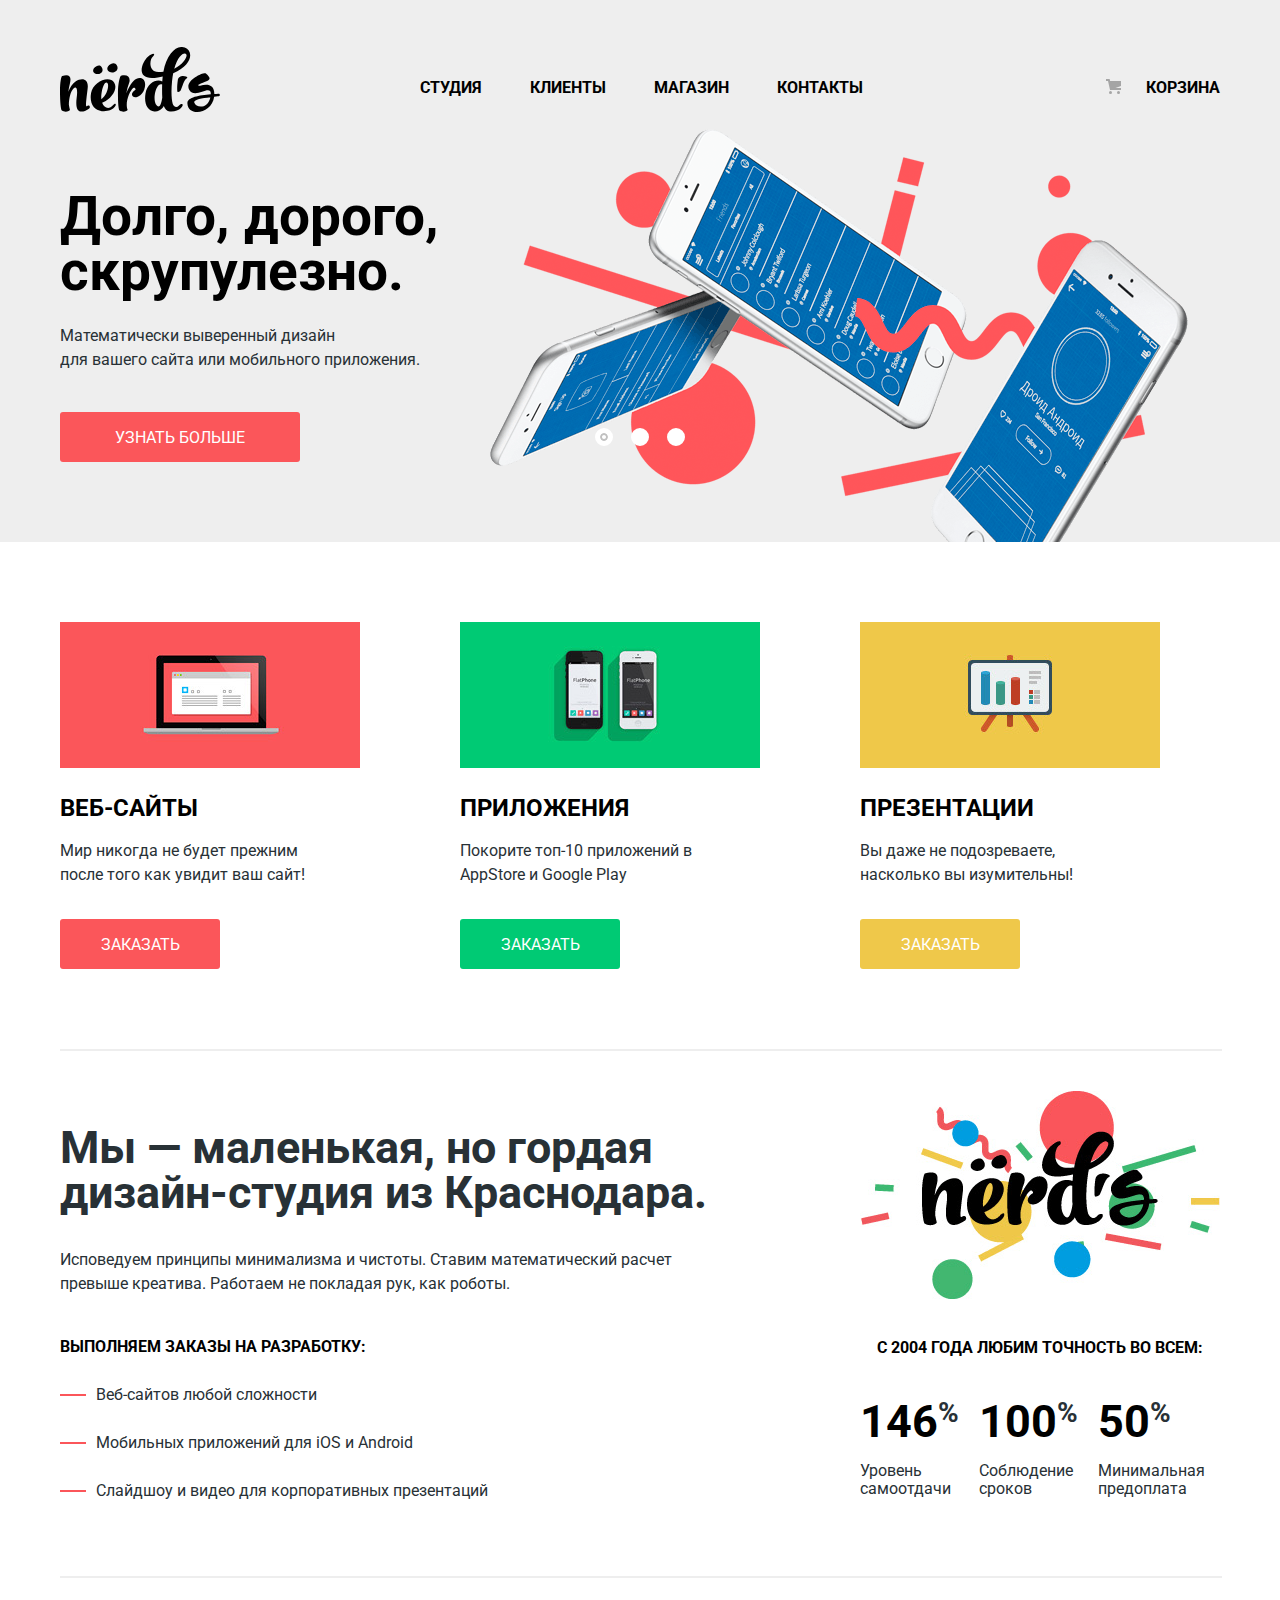
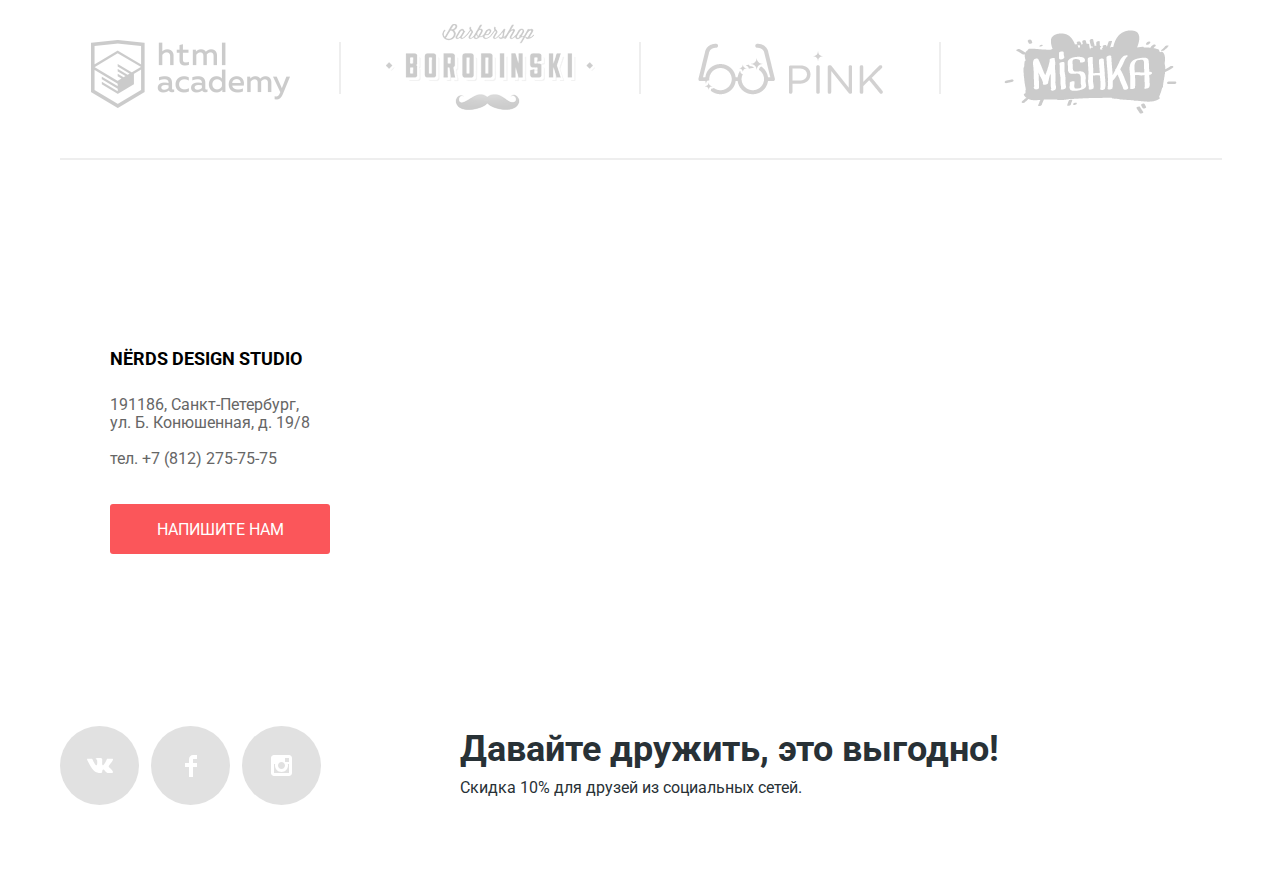
<file: index.html>
<!DOCTYPE html>
<html lang="ru">
  <head>
    <meta charset="UTF-8">
    <meta name="viewport" content="width=device-width, initial-scale=1.0">
    <meta http-equiv="X-UA-Compatible" content="ie=edge">
    <title>Дизайн-студия Nerds</title>
    <link href="https://fonts.googleapis.com/css?family=Roboto:400,700&amp;subset=cyrillic" rel="stylesheet">
    <link href="css/normalize.css" rel="stylesheet">
    <link href="css/style.min.css" rel="stylesheet">
  </head>
  <body>
    <header class="main-header">
      <nav class="main-navigation container">
        <a class="main-header-logo" href="index.html">
          <svg xmlns="http://www.w3.org/2000/svg" width="160" height="65" viewBox="0 0 160 65"><path d="M157.936 49.374c-1.235.16-2.523.27-3.757.377v.057c-2.416 17.364-26.19 20.23-26.78 6.6-.27-6.168 11.593-7.95 23.398-9.09.43-11.09-15.9 5.668-21.608-4.6-5.02-9.025 14.632-17.938 16.728-16.102 6.438 5.636 3.404 6.618-1.38 8.335-9.49 3.41-5.79 4.107-4.51 3.726 7.57-2.253 14.366-1.04 14.312 8.317 1.288-.107 2.522-.163 3.757-.27 2.306-.216 2.467 2.434-.16 2.65zm-7.514.756c-9.124 1.028-17.013 2.436-16.153 5.355 1.715 5.573 13.576 6.818 16.152-5.355zM117.678 44.918c-.682-.037-.703-6.038.112-11.688 1.005-6.95 11.935-3.357 9.093-1.906-2.975 1.52-4.43 8.718-6.266 12.087-.635 1.162-2.605 1.527-2.94 1.508zM42.105 21.002c2.376 4.866-4.937 8.17-8.292 4.52-1.398-1.554-.755-4.56 2.636-6.192 1.696-.836 4.072-1.596 5.655 1.672zM57.062 18.86c2.585 5.298-5.38 8.897-9.03 4.923-1.523-1.695-.824-4.963 2.872-6.742 1.846-.91 4.432-1.735 6.158 1.82zM28.883 61.666c-7.92 5.338-14.22 4.16-12.212-10.848 1.45-10.904-.947-11.52-3.12-9.442-2.846 2.697-4.63 9.723-4.685 16.412.278 1.686.614 3.314 1.004 4.776.333 1.63-4.908 3.315-7.975 1.01C.837 62.79 0 54.865 0 44.132c0-8.823 1.17-14.894 2.23-15.174 8.03-2.19 9.312 1.348 7.583 7.98-.725 2.754-1.17 5.397-1.395 7.925 1.673-4.663 4.07-8.484 6.803-10.172 7.417-4.664 13.606-2.473 12.435 6.8-2.007 16.58-2.174 18.828-.39 17.536 2.23-1.574 3.68 1.238 1.618 2.642zM54.982 59.59c-2.175 3.484-7.806 5.17-13.216 4.552-7.75-.843-12.545-7.756-10.705-18.097 2.01-11.185 18.066-18.322 23.197-10.34 3.735 5.788-2.175 16.016-11.597 19.782l-.502.168c1.95 5.17 6.58 7.476 11.04 2.36 2.118-2.36 3.623-1.348 1.784 1.575zm-13.605-7.418c5.855-4.16 7.806-13.32 6.19-15.905-1.73-2.697-5.075 1.517-6.246 11.746-.11 1.46-.11 2.865.057 4.16zM83.09 44.992c-1.596 2.507-3.902 4.384-5.965 5.06-2.398.73-5.185.055-5.185-2.7 0-1.01.892-3.37 3.624-4.72-.168-1.91-1.394-2.417-2.286-1.686-3.345 2.586-7.417 12.25-6.356 19.22.055.17.055.338.055.507.168.617.335 1.237.558 1.854.557 1.574-4.907 3.316-7.973.956-1.06-.788-1.617-6.97-1.617-17.704 0-8.825 1.95-16.637 3.01-16.918 6.413-1.743 10.148 1.292 8.14 7.25-1.17 3.372-2.23 6.8-2.842 10.398 2.453-6.688 6.523-12.872 9.812-14.5 5.856-2.924 10.092.955 8.867 7.812-.056.11-.112.393-.112.45-.056.56-.566 2.3-.39 1.74-.516 1.645-.892 2.277-1.34 2.98z"/><path d="M113.207 26.16c-.445 2.305-.836 4.834-1.115 7.532-1.06 10.06-.612 18.996.613 22.986.726 2.137 3.457 4.946 6.078 2.023 2.843-3.202 5.967-1.348 2.174 2.417-2.34 2.305-6.69 3.878-11.04 3.428-3.122-.393-5.017-2.415-6.133-5.505-.444.898-.947 1.685-1.56 2.302-2.12 2.193-4.685 3.43-7.974 3.092-6.637-.73-10.538-7.923-8.7-18.153 1.953-10.79 11.32-14.724 16.73-11.856.11-1.35.222-2.7.334-4.104.055-.28.055-.562.11-.843-1.56.338-3.233.675-4.962.956-23.975 3.99-15.722-15.57-9.868-20.683 6.636-5.733 7.36-1.855 5.297-.562-3.68 2.36-5.296 15.905 5.242 15.905 1.73 0 3.346-.112 4.962-.28 3.29-18.323 13.27-27.204 21.356-24.28 8.976 3.26 8.03 17.534-11.543 25.628zM102.28 50.555c-.225-3.542-.225-7.532-.168-11.636 0-.506.056-1.01.056-1.46-3.346-1.52-6.635 3.652-7.473 10.79-.946 8.374 2.788 12.814 4.908 10.792 1.617-1.63 2.453-6.803 2.676-8.486zM126.364 7.39c-1.784-2.643-8.307.56-12.098 14.33 9.535-4.553 13.326-12.42 12.098-14.33z"/></svg>
        </a>
        <ul class="site-navigation">
          <li><a href="studio">Студия</a></li>
          <li><a href="customers.html">Клиенты</a></li>
          <li><a href="catalog.html">Магазин</a></li>
          <li><a href="contacts.html">Контакты</a></li>
        </ul>
        <ul class="basket">
          <li class="basket-link">
            <a href="basket.html" class="basket-link">Корзина</a>
          </li>
        </ul>
      </nav>
    </header>
    <main>
      <h1 class="visually-hidden">Дизайн-студия Nerds</h1>
      <section class="main-slider">
        <h2 class="visually-hidden">Слайдер Дизайн-студии Nerds</h2>
        <div class="slider">
          <input type="radio" id="btn-controls-1" name="toggle" checked>
          <input type="radio" id="btn-controls-2" name="toggle">
          <input type="radio" id="btn-controls-3" name="toggle">
        <div class="slider-controls">
          <label for="btn-controls-1"></label>
          <label for="btn-controls-2"></label>
          <label for="btn-controls-3"></label>
        </div>
        <div class="slides">
          <div class="slide">
            <div class="slide-text">
              <div class="slide-title">Долго, дорого, скрупулезно.</div>
              <p>Математически выверенный дизайн<br>
              для вашего сайта или мобильного приложения.</p>
              <a class="button btn-slide" href="catalog.html">Узнать больше</a>
            </div>
          </div>
          <div class="slide">
            <div class="slide-text">
              <div class="slide-title">Любим математику как никто другой</div>
              <p>Никакого креатива, только математические формулы<br>
              для расчета идеальных пропорций.</p>
              <a class="button btn-slide" href="catalog.html">Узнать больше</a>
            </div>
          </div>
          <div class="slide">
            <div class="slide-text">
              <div class="slide-title">Только ночь, только хардкор</div>
              <p>Работать днем, как все? Мы против этого.<br>
              Ближе к полуночи работа только начинается.</p>
              <a class="button btn-slide" href="catalog.html">Узнать больше</a>
            </div>
          </div>
        </div>
      </div>
      </section>
      <section class="advantages container">
        <h2 class="visually-hidden">Преимущества</h2>
        <ul class="advantages-list">
          <li class="advantages-item">
            <img src="img/illustration-1.jpg" width="300" height="146" alt="Веб-сайты">
            <h3 class="advantages-item-title">Веб-сайты</h3>
            <p>Мир никогда не будет прежним после того как увидит ваш сайт!</p>
            <a href="#" class="button btn-order-1">Заказать</a>
          </li>
          <li class="advantages-item">
            <img src="img/illustration-2.jpg" width="300" height="146" alt="Приложения">
            <h3 class="advantages-item-title">Приложения</h3>
            <p>Покорите топ-10 приложений в AppStore и Google Play</p>
            <a href="#" class="button btn-order-2">Заказать</a>
          </li>
          <li class="advantages-item">
            <img src="img/illustration-3.jpg" width="300" height="146" alt="Презентации">
            <h3 class="advantages-item-title">Презентации</h3>
            <p>Вы даже не подозреваете, насколько вы изумительны!</p>
            <a href="#" class="button btn-order-3">Заказать</a>
          </li>
        </ul>
        <span class="partition"></span>
      </section>
      <section class="studio container">
        <div class="studio-wrapper">
          <div class="basic-descr">
            <h2 class="basic-descr-title">Мы — маленькая, но гордая дизайн-студия из Краснодара.</h2>
            <p>Исповедуем принципы минимализма и чистоты. Ставим математический расчет превыше креатива. Работаем не покладая рук, как роботы.</p>
            <h3 class="basic-descr-subtitle">Выполняем заказы на разработку:</h3>
            <ul class="basic-descr-list">
              <li>Веб-сайтов любой сложности</li>
              <li>Мобильных приложений для iOS и Android</li>
              <li>Слайдшоу и видео для корпоративных презентаций</li>
            </ul>
          </div>
          <div class="short-descr">
            <a class="main-logo" href="index.html">
              <img src="img/nerds-illustration.png" width="360" height="208" alt="Логотип описания студии Nerds">
            </a>
            <h3 class="short-descr-subtitle">С 2004 года любим точность во всем:</h3>
            <ul class="short-descr-list">
              <li><span class="strong">146</span><span class="super">%</span><br><br>Уровень самоотдачи</li>
              <li><span class="strong">100</span><span class="super">%</span><br><br>Соблюдение сроков</li>
              <li><span class="strong">50</span><span class="super">%</span><br><br>Минимальная предоплата</li>
            </ul>
          </div>
        </div>
        <span class="partition"></span>
      </section>
      <section class="partners container">
        <h2 class="visually-hidden">Наши партнёры</h2>
        <div class="partners-wrapper">
          <figure class="gallery-partners partners-1">
            <a href="https://htmlacademy.ru/intensive/htmlcss"><img src="img/logo-1.png" width="199" height="68" alt="html academy"></a>
          </figure>
          <span class="gray-partition gray-partition-1"></span>
          <figure class="gallery-partners partners-2">
            <a href="https://barbershop.ru/"><img src="img/logo-2.png" width="209" height="90" alt="Барбершоп «Бородинский»"></a>
          </figure>
          <span class="gray-partition gray-partition-2"></span>
          <figure class="gallery-partners partners-3">
            <a href="https://pink.ru/"><img src="img/logo-3.png" width="185" height="52" alt="pink"></a>
          </figure>
          <span class="gray-partition gray-partition-3"></span>
          <figure class="gallery-partners partners-4">
            <a href="https://mishka.ru/"><img src="img/logo-4.png" width="173" height="84" alt="Mishka"></a>
          </figure>
        </div>
        <span class="partition"></span>
      </section>
      <section class="contacts">
        <h2 class="visually-hidden">Как до нас добраться</h2>
        <div class="maps">
          <div class="container">
            <div class="contacts-info">
              <h3 class="contacts-info-title">Nёrds design studio</h3>
              <p>191186, Санкт-Петербург, ул. Б. Конюшенная, д. 19/8</p>
              <a href="tel:+78122757575">тел. +7 (812) 275-75-75</a>
              <button class="button btn-contacts" type="submit">Напишите нам</button>
            </div>
          </div>
          <iframe src="https://yandex.ru/map-widget/v1/?um=constructor%3A8aecd1a944c2a776fbc78d93cdc96a9db4def57d01b725bcff53c334c0d25ee1&amp;lang=ru_RU&amp;scroll=true&amp;source=constructor" style="border:0;"></iframe>
        </div>
      </section>
    </main>
    <footer class="main-footer container">
      <div class="footer-social">
        <ul class="footer-social-list">
          <li>
            <a href="https://vk.com/" class="social-button btn-vk">
              <span class="visually-hidden">Вконтакте</span>
            </a>
          </li>
          <li>
            <a href="https://ru-ru.facebook.com/" class="social-button btn-fcb">
              <span class="visually-hidden">Фейсбук</span>
            </a>
          </li>
          <li>
            <a href="https://www.instagram.com/?hl=ru" class="social-button btn-inst">
              <span class="visually-hidden">Инстаграм</span>
            </a>
          </li>
        </ul>
      </div>
      <div class="discounts">
        <h2 class="discounts-title">Давайте дружить, это выгодно!</h2>
        <p>Скидка 10% для друзей из социальных сетей.</p>
      </div>
    </footer>
    <section class="modal modal-write-us">
      <h2>Напишите нам</h2>
      <form class="write-us-form" action="https://echo.htmlacademy.ru" method="post">
        <p class="name-block">
          <label for="user-name">Ваше имя:</label>
          <input id="user-name" type="text" name="name" placeholder="Представьтесь, пожалуйста">
        </p>
        <p class="email-block">
          <label for="user-email">Ваш e-mail:</label>
          <input id="user-email" type="email" name="email" placeholder="Для отправки ответа">
        </p>
        <p class="text-block">
          <label for="user-text">Текст письма:</label>
          <textarea name="user-text" id="user-text" rows="4" placeholder="В свободной форме"></textarea>
        </p>
        <button class="button write-us-btn" type="submit">Войти</button>
      </form>
      <button class="modal-close" type="button">Закрыть</button>
    </section>
    <script src="js/scripts.min.js"></script>
  </body>
</html>
</file>
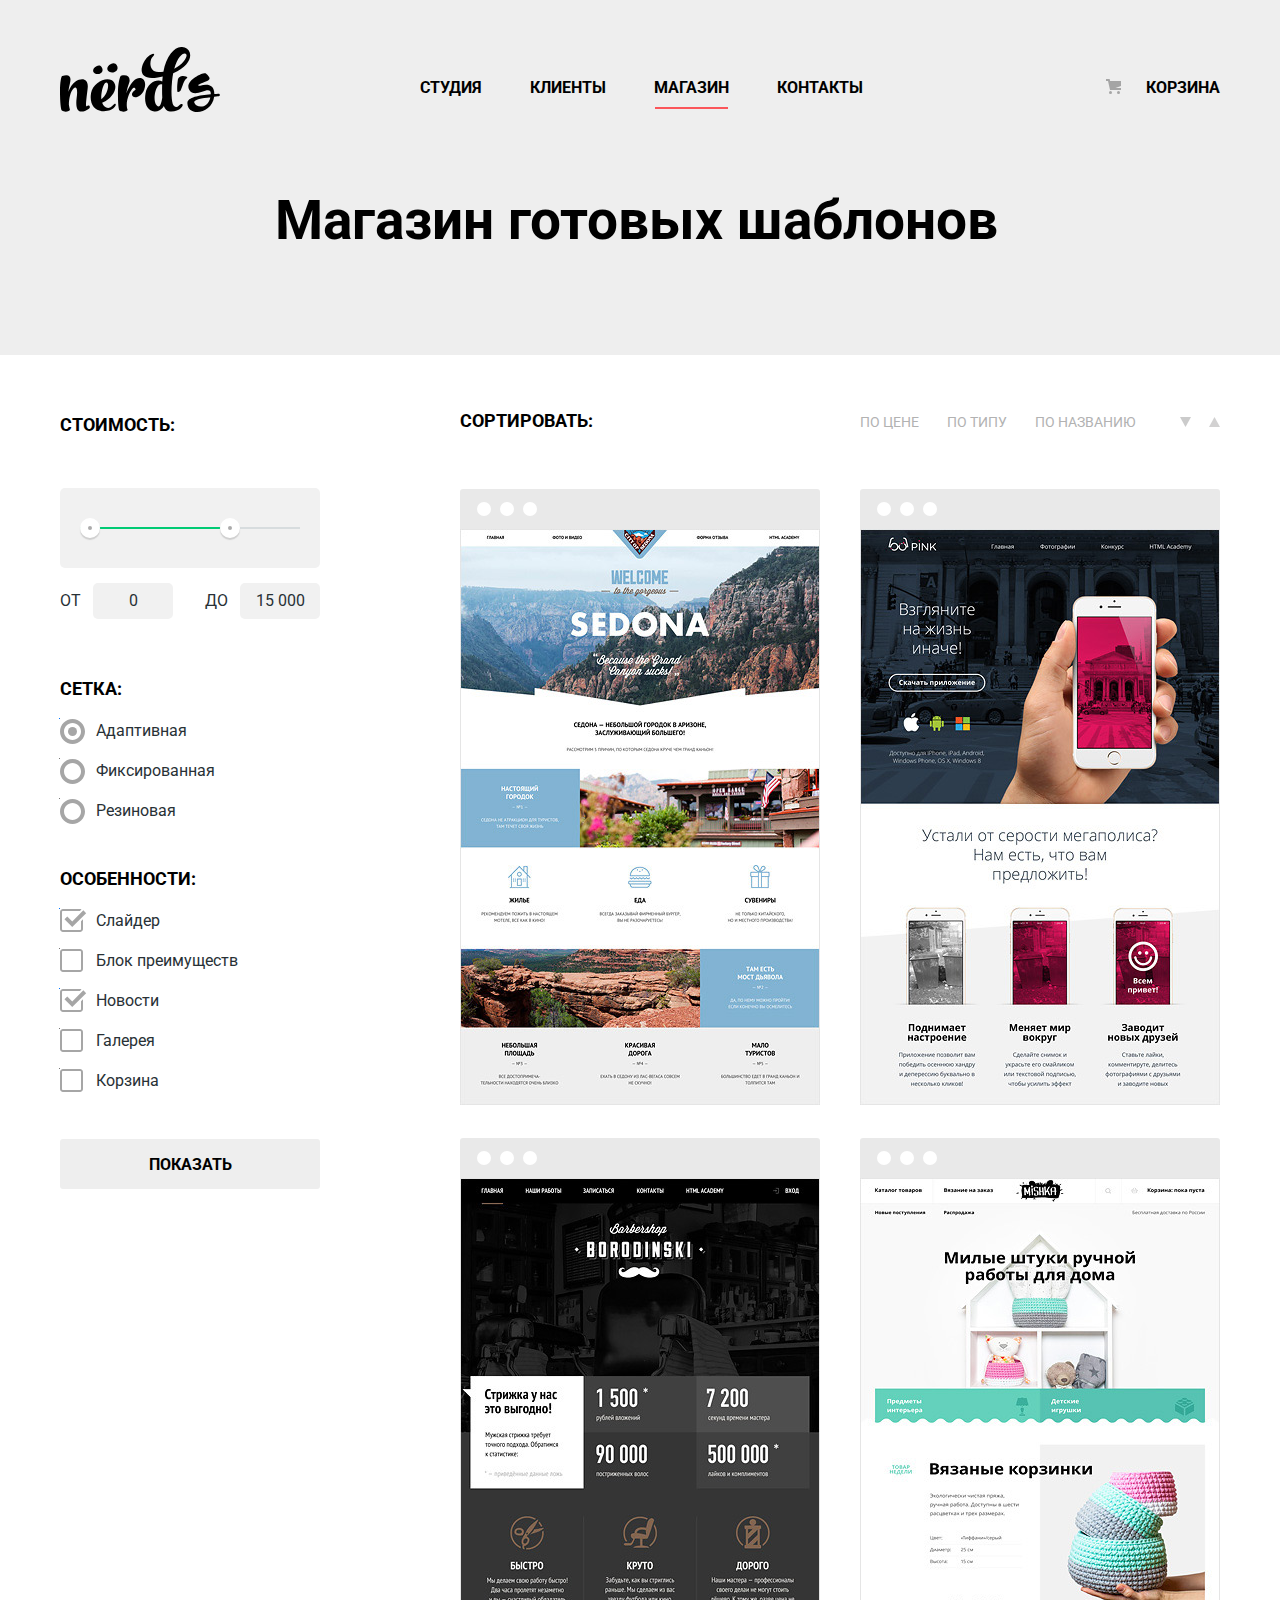
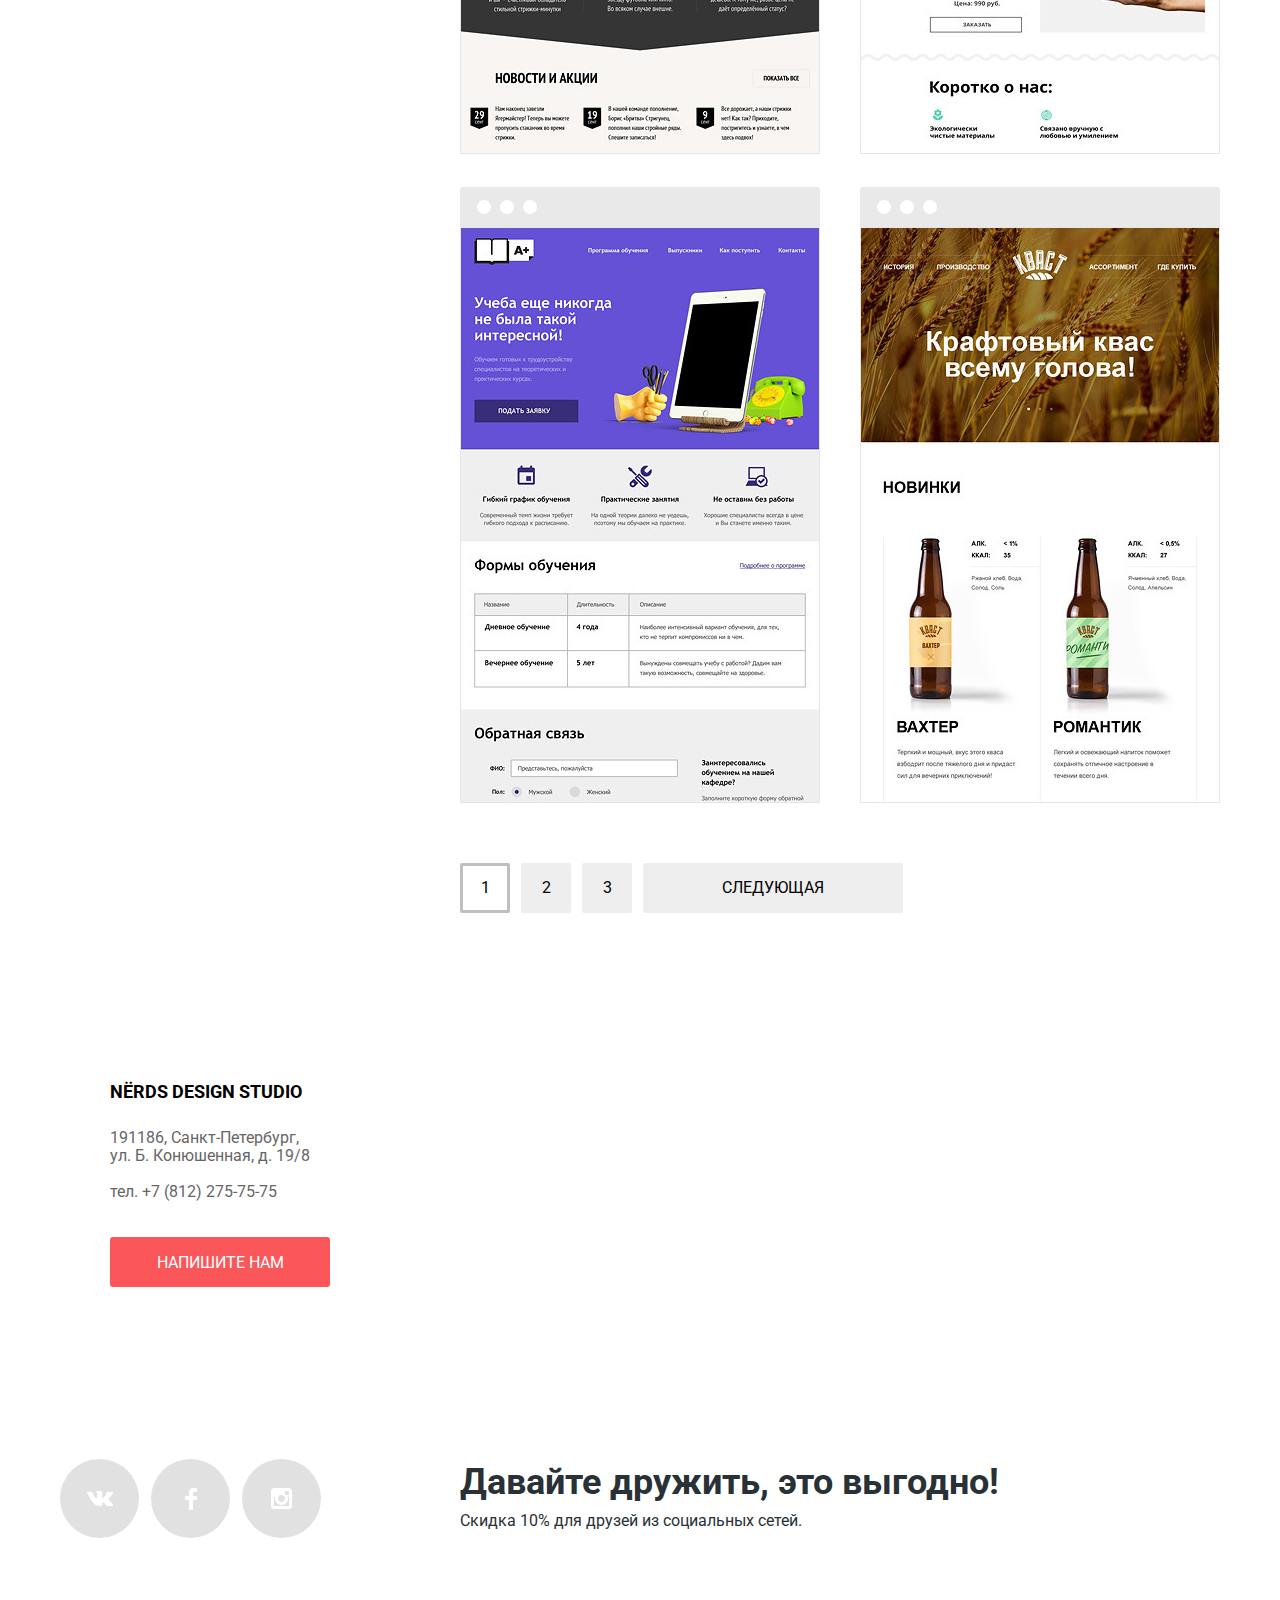
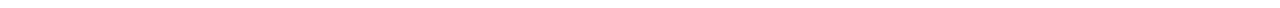
<file: catalog.html>
<!DOCTYPE html>
<html lang="en">
  <head>
    <meta charset="UTF-8">
    <meta name="viewport" content="width=device-width, initial-scale=1.0">
    <meta http-equiv="X-UA-Compatible" content="ie=edge">
    <title>Магазин готовых шаблонов</title>
    <link href="https://fonts.googleapis.com/css?family=Roboto:400,700&amp;subset=cyrillic" rel="stylesheet">
    <link href="css/normalize.css" rel="stylesheet">
    <link href="css/style.min.css" rel="stylesheet">
  </head>
  <body>
    <header class="inner-header">
      <nav class="main-navigation container">
        <a class="main-header-logo" href="index.html">
          <svg xmlns="http://www.w3.org/2000/svg" width="160" height="65" viewBox="0 0 160 65"><path d="M157.936 49.374c-1.235.16-2.523.27-3.757.377v.057c-2.416 17.364-26.19 20.23-26.78 6.6-.27-6.168 11.593-7.95 23.398-9.09.43-11.09-15.9 5.668-21.608-4.6-5.02-9.025 14.632-17.938 16.728-16.102 6.438 5.636 3.404 6.618-1.38 8.335-9.49 3.41-5.79 4.107-4.51 3.726 7.57-2.253 14.366-1.04 14.312 8.317 1.288-.107 2.522-.163 3.757-.27 2.306-.216 2.467 2.434-.16 2.65zm-7.514.756c-9.124 1.028-17.013 2.436-16.153 5.355 1.715 5.573 13.576 6.818 16.152-5.355zM117.678 44.918c-.682-.037-.703-6.038.112-11.688 1.005-6.95 11.935-3.357 9.093-1.906-2.975 1.52-4.43 8.718-6.266 12.087-.635 1.162-2.605 1.527-2.94 1.508zM42.105 21.002c2.376 4.866-4.937 8.17-8.292 4.52-1.398-1.554-.755-4.56 2.636-6.192 1.696-.836 4.072-1.596 5.655 1.672zM57.062 18.86c2.585 5.298-5.38 8.897-9.03 4.923-1.523-1.695-.824-4.963 2.872-6.742 1.846-.91 4.432-1.735 6.158 1.82zM28.883 61.666c-7.92 5.338-14.22 4.16-12.212-10.848 1.45-10.904-.947-11.52-3.12-9.442-2.846 2.697-4.63 9.723-4.685 16.412.278 1.686.614 3.314 1.004 4.776.333 1.63-4.908 3.315-7.975 1.01C.837 62.79 0 54.865 0 44.132c0-8.823 1.17-14.894 2.23-15.174 8.03-2.19 9.312 1.348 7.583 7.98-.725 2.754-1.17 5.397-1.395 7.925 1.673-4.663 4.07-8.484 6.803-10.172 7.417-4.664 13.606-2.473 12.435 6.8-2.007 16.58-2.174 18.828-.39 17.536 2.23-1.574 3.68 1.238 1.618 2.642zM54.982 59.59c-2.175 3.484-7.806 5.17-13.216 4.552-7.75-.843-12.545-7.756-10.705-18.097 2.01-11.185 18.066-18.322 23.197-10.34 3.735 5.788-2.175 16.016-11.597 19.782l-.502.168c1.95 5.17 6.58 7.476 11.04 2.36 2.118-2.36 3.623-1.348 1.784 1.575zm-13.605-7.418c5.855-4.16 7.806-13.32 6.19-15.905-1.73-2.697-5.075 1.517-6.246 11.746-.11 1.46-.11 2.865.057 4.16zM83.09 44.992c-1.596 2.507-3.902 4.384-5.965 5.06-2.398.73-5.185.055-5.185-2.7 0-1.01.892-3.37 3.624-4.72-.168-1.91-1.394-2.417-2.286-1.686-3.345 2.586-7.417 12.25-6.356 19.22.055.17.055.338.055.507.168.617.335 1.237.558 1.854.557 1.574-4.907 3.316-7.973.956-1.06-.788-1.617-6.97-1.617-17.704 0-8.825 1.95-16.637 3.01-16.918 6.413-1.743 10.148 1.292 8.14 7.25-1.17 3.372-2.23 6.8-2.842 10.398 2.453-6.688 6.523-12.872 9.812-14.5 5.856-2.924 10.092.955 8.867 7.812-.056.11-.112.393-.112.45-.056.56-.566 2.3-.39 1.74-.516 1.645-.892 2.277-1.34 2.98z"/><path d="M113.207 26.16c-.445 2.305-.836 4.834-1.115 7.532-1.06 10.06-.612 18.996.613 22.986.726 2.137 3.457 4.946 6.078 2.023 2.843-3.202 5.967-1.348 2.174 2.417-2.34 2.305-6.69 3.878-11.04 3.428-3.122-.393-5.017-2.415-6.133-5.505-.444.898-.947 1.685-1.56 2.302-2.12 2.193-4.685 3.43-7.974 3.092-6.637-.73-10.538-7.923-8.7-18.153 1.953-10.79 11.32-14.724 16.73-11.856.11-1.35.222-2.7.334-4.104.055-.28.055-.562.11-.843-1.56.338-3.233.675-4.962.956-23.975 3.99-15.722-15.57-9.868-20.683 6.636-5.733 7.36-1.855 5.297-.562-3.68 2.36-5.296 15.905 5.242 15.905 1.73 0 3.346-.112 4.962-.28 3.29-18.323 13.27-27.204 21.356-24.28 8.976 3.26 8.03 17.534-11.543 25.628zM102.28 50.555c-.225-3.542-.225-7.532-.168-11.636 0-.506.056-1.01.056-1.46-3.346-1.52-6.635 3.652-7.473 10.79-.946 8.374 2.788 12.814 4.908 10.792 1.617-1.63 2.453-6.803 2.676-8.486zM126.364 7.39c-1.784-2.643-8.307.56-12.098 14.33 9.535-4.553 13.326-12.42 12.098-14.33z"/></svg>
        </a>
        <ul class="site-navigation">
          <li><a href="studio">Студия</a></li>
          <li><a href="customers.html">Клиенты</a></li>
          <li class="site-navigation-current"><a href="catalog.html">Магазин</a></li>
          <li><a href="contacts.html">Контакты</a></li>
        </ul>
        <ul class="basket">
          <li class="basket-link">
            <a href="basket.html" class="basket-link">Корзина</a>
          </li>
        </ul>
      </nav>
      <div class="title-wrapper container">
        <h1 class="page-title">Магазин готовых шаблонов</h1>
      </div>
    </header>
    <main>
        <div class="catalog-columns container">
        <section class="filters">
          <h2 class="visually-hidden">Фильтр товаров</h2>
          <form action="https://echo.htmlacademy.ru" method="get" class="filter">
            <fieldset>
              <legend>Стоимость:</legend>
              <div class="range-filter">
                <div class="range-controls">
                  <div class="scale">
                    <div class="bar"></div>
                  </div>
                  <div class="toggle toggle-min"></div>
                  <div class="toggle toggle-max"></div>
                </div>
                <div class="price-controls">
                  <label class="min-price">от <input name="min-price" type="text" value="0"></label>
                  <label class="max-price">до <input name="max-price" type="text" value="15 000"></label>
                </div>
              </div>
            </fieldset>
            <fieldset>
              <legend>Сетка:</legend>
              <ul class="filters-list">
                <li class="filter-option">
                  <input class="visually-hidden filter-input filter-input-radio" type="radio" name="grid" value="adaptive" id="filter-adaptive" checked>
                  <label for="filter-adaptive">Адаптивная</label>
                </li>
                <li class="filter-option">
                  <input class="visually-hidden filter-input filter-input-radio" type="radio" name="grid" value="fixed" id="filter-fixed">
                  <label for="filter-fixed">Фиксированная</label>
                </li>
                <li class="filter-option">
                  <input class="visually-hidden filter-input filter-input-radio" type="radio" name="grid" value="rubber" id="filter-rubber">
                  <label for="filter-rubber">Резиновая</label>
                </li>
              </ul>
            </fieldset>
            <fieldset>
              <legend>Особенности:</legend>
              <ul class="filters-list">
                <li class="filter-option">
                  <input class="visually-hidden filter-input filter-input-checkbox" type="checkbox" name="slaider" id="filter-slaider" checked>
                  <label for="filter-slaider">Слайдер</label>
                </li>
                <li class="filter-option">
                  <input class="visually-hidden filter-input filter-input-checkbox" type="checkbox" name="benefit-block" id="filter-benefit-block">
                  <label for="filter-benefit-block">Блок преимуществ</label>
                </li>
                <li class="filter-option">
                  <input class="visually-hidden filter-input filter-input-checkbox" type="checkbox" name="news" id="filter-news" checked>
                  <label for="filter-news">Новости</label>
                </li>
                <li class="filter-option">
                  <input class="visually-hidden filter-input filter-input-checkbox" type="checkbox" name="gallery" id="filter-gallery">
                  <label for="filter-gallery">Галерея</label>
                </li>
                <li class="filter-option">
                  <input class="visually-hidden filter-input filter-input-checkbox" type="checkbox" name="basket" id="filter-basket">
                  <label for="filter-basket">Корзина</label>
                </li>
              </ul>
            </fieldset>
            <button type="submit" class="filter-button button">Показать</button>
          </form>
        </section>
        <section class="catalog">
          <h2 class="visually-hidden">Каталог готовых шаблонов</h2>
          <div class="catalog-navigation">
            <h3 class="catalog-navigation-title">Сортировать:</h3>
            <ul class="catalog-navigation-list">
              <li><a href="#">По цене</a></li>
              <li><a href="#">По типу</a></li>
              <li><a href="#">По названию</a></li>
            </ul>
            <div class="catalog-navigation-controls">
              <a class="delta-down" href="#"><span class="visually-hidden">Вниз</span></a>
              <a class="delta-up" href="#"><span class="visually-hidden">Вверх</span></a>
            </div>
          </div>
          <div class="catalog-item-wrapper">
            <article class="catalog-item">
              <div class="catalog-item-header">
                <span class="catalog-header-circle"></span>
                <span class="catalog-header-circle"></span>
                <span class="catalog-header-circle"></span>
              </div>
              <img src="img/img-sedona.jpg" width="360" height="576" alt="Макет проекта Sedona">
              <div class="catalog-popup-wrapper">
                <div class="catalog-popup">
                  <h3 class="catalog-item-title">Sedona</h3>
                  <p>Информационный сайт  для туристов</p>
                  <a class="button price-button" href="#">9 900 руб.</a>
                </div>
              </div>
            </article>
            <article class="catalog-item">
              <div class="catalog-item-header">
                <span class="catalog-header-circle"></span>
                <span class="catalog-header-circle"></span>
                <span class="catalog-header-circle"></span>
              </div>
              <img src="img/img-pink.jpg" width="360" height="576"  alt="Макет проекта Pink">
              <div class="catalog-popup-wrapper">
                  <div class="catalog-popup">
                    <h3>Pink App</h3>
                    <p>Продуктовый лендинг приложения для iOS и Android</p>
                    <a class="button price-button" href="#">9 900 руб.</a>
                  </div>
                </div>
            </article>
            <article class="catalog-item">
              <div class="catalog-item-header">
                <span class="catalog-header-circle"></span>
                <span class="catalog-header-circle"></span>
                <span class="catalog-header-circle"></span>
              </div>
              <img src="img/img-barbershop.jpg" width="360" height="576"  alt="Макет проекта Barbershop">
              <div class="catalog-popup-wrapper">
                <div class="catalog-popup">
                  <h3>Barbershop</h3>
                  <p>Сайт салоны красоты.<br> Для мужчин, да.</p>
                  <a class="button price-button" href="#">9 900 руб.</a>
                </div>
              </div>
            </article>
            <article class="catalog-item">
              <div class="catalog-item-header">
                <span class="catalog-header-circle"></span>
                <span class="catalog-header-circle"></span>
                <span class="catalog-header-circle"></span>
              </div>
              <img src="img/img-mishka.jpg" width="360" height="576"  alt="Макет проекта Mishka">
              <div class="catalog-popup-wrapper">
                <div class="catalog-popup">
                  <h3>Mishka</h3>
                  <p>Интернет-магазин  вязаных игрушек</p>
                  <a class="button price-button" href="#">9 900 руб.</a>
                </div>
              </div>
            </article>
            <article class="catalog-item">
              <div class="catalog-item-header">
                <span class="catalog-header-circle"></span>
                <span class="catalog-header-circle"></span>
                <span class="catalog-header-circle"></span>
              </div>
              <img src="img/img-aplus.jpg" width="360" height="576"  alt="Макет проекта A Plus">
              <div class="catalog-popup-wrapper">
                <div class="catalog-popup">
                  <h3>A Plus</h3>
                  <p>Лендинг курсов повышения квалификации</p>
                  <a class="button price-button" href="#">9 900 руб.</a>
                </div>
              </div>
            </article>
            <article class="catalog-item">
              <div class="catalog-item-header">
                <span class="catalog-header-circle"></span>
                <span class="catalog-header-circle"></span>
                <span class="catalog-header-circle"></span>
              </div>
              <img src="img/img-kvast.jpg" width="360" height="576"  alt="Макет проекта Кваст">
              <div class="catalog-popup-wrapper">
                <div class="catalog-popup">
                  <h3>Кваст</h3>
                  <p>Промо-сайт производителя крафтового кваса</p>
                  <a class="button price-button" href="#">9 900 руб.</a>
                </div>
              </div>
            </article>
          </div>
          <ul class="pagination-list">
            <li class="pagination-item pagination-item-current"><a>1</a></li>
            <li class="pagination-item"><a href="#">2</a></li>
            <li class="pagination-item"><a href="#">3</a></li>
            <li class="pagination-item pagination-item-next"><a href="#">Следующая</a></li>
          </ul>
        </section>
        </div>
        <section class="contacts">
          <h2 class="visually-hidden">Как до нас добраться</h2>
          <div class="maps">
            <div class="container">
              <div class="contacts-info">
                <h3 class="contacts-info-title">Nёrds design studio</h3>
                <p>191186, Санкт-Петербург, ул. Б. Конюшенная, д. 19/8</p>
                <a href="tel:+78122757575">тел. +7 (812) 275-75-75</a>
                <button class="button btn-contacts" type="submit">Напишите нам</button>
              </div>
            </div>
            <iframe src="https://yandex.ru/map-widget/v1/?um=constructor%3A8aecd1a944c2a776fbc78d93cdc96a9db4def57d01b725bcff53c334c0d25ee1&amp;lang=ru_RU&amp;scroll=true&amp;source=constructor" style="border:0;"></iframe>
          </div>
        </section>
    </main>
    <footer class="main-footer container">
      <div class="footer-social">
        <ul class="footer-social-list">
          <li>
            <a href="https://vk.com/" class="social-button btn-vk">
              <span class="visually-hidden">Вконтакте</span>
            </a>
          </li>
          <li>
            <a href="https://ru-ru.facebook.com/" class="social-button btn-fcb">
              <span class="visually-hidden">Фейсбук</span>
            </a>
          </li>
          <li>
            <a href="https://www.instagram.com/?hl=ru" class="social-button btn-inst">
              <span class="visually-hidden">Инстаграм</span>
            </a>
          </li>
        </ul>
      </div>
      <div class="discounts">
        <h2 class="discounts-title">Давайте дружить, это выгодно!</h2>
        <p>Скидка 10% для друзей из социальных сетей.</p>
      </div>
    </footer>
    <section class="modal modal-write-us">
      <h2>Напишите нам</h2>
      <form class="write-us-form" action="https://echo.htmlacademy.ru" method="post">
        <p class="name-block">
          <label for="user-name">Ваше имя:</label>
          <input id="user-name" type="text" name="name" placeholder="Представьтесь, пожалуйста">
        </p>
        <p class="email-block">
          <label for="user-email">Ваш e-mail:</label>
          <input id="user-email" type="email" name="email" placeholder="Для отправки ответа">
        </p>
        <p class="text-block">
          <label for="user-text">Текст письма:</label>
          <textarea name="user-text" id="user-text" rows="4" placeholder="В свободной форме"></textarea>
        </p>
        <button class="button write-us-btn" type="submit">Войти</button>
      </form>
      <button class="modal-close" type="button">Закрыть</button>
    </section>
    <script src="js/scripts.min.js"></script>
  </body>
</html>
</file>
<file: css/style.min.css>
body{margin:0;padding:0;font-size:16px;line-height:24px;color:#283136;font-weight:400;font-family:"Roboto","Arial",sans-serif}.container{width:1160px;margin:0 auto;padding:0 20px}a{text-decoration:none}img{max-width:100%;height:auto}.filters legend,.advantages-item-title,.basic-descr-subtitle,.short-descr-subtitle,.contacts-info-title,.catalog-navigation-title,.catalog-item-title{font-size:18px;line-height:30px;color:#000;font-family:"Roboto","Arial",sans-serif;font-weight:700;text-transform:uppercase}.visually-hidden:not(:focus):not(:active),input[type="checkbox"].visually-hidden,input[type="radio"].visually-hidden{position:absolute;width:1px;height:1px;margin:-1px;border:0;padding:0;white-space:nowrap;overflow:hidden}.button{display:block;padding:17px 0 15px;font:inherit;color:#fff;font-size:16px;line-height:18px;text-transform:uppercase;text-align:center;text-decoration:none;background:#fb565a;border-radius:3px;border:none;outline:none;cursor:pointer}.button:hover{background-color:#e74246}.button:active{background-color:#d7373b;color:#e17a7c;box-shadow:inset 0 3px 0 #c13135}.partition{display:block;width:100%;border:1px solid #eee}.main-header,.inner-header{background-color:#eee}.inner-header{margin-bottom:55px}.main-navigation{display:-webkit-box;display:-ms-flexbox;display:-webkit-flex;display:flex;font-size:16px;line-height:30px;font-weight:700;color:#000;text-transform:uppercase}.main-header-logo{width:160px;height:65px;margin-top:47px;margin-right:176px}.main-header-logo:hover{opacity:.8}.main-header-logo:active{opacity:.3}.site-navigation,.basket{margin:0;padding:0;list-style:none}.site-navigation{display:-webkit-box;display:-ms-flexbox;display:-webkit-flex;display:flex;flex-wrap:wrap;width:600px}.site-navigation-current{position:relative}.site-navigation-current::after{content:"";position:absolute;right:25px;bottom:6px;left:25px;height:2px;background-color:#fb565a}.basket{display:-webkit-box;display:-ms-flexbox;display:-webkit-flex;display:flex;max-width:160px;margin-left:auto}.site-navigation a,.basket a{display:block;margin-top:60px;padding:13px 24px 12px;color:#000}.site-navigation a:hover,.basket a:hover{color:#fb565a}.site-navigation a:active,.basket a:active{color:#a6a6a6}a.basket-link{position:relative;padding-right:0;padding-left:50px}a.basket-link::before{content:"";position:absolute;width:15px;height:15px;top:19px;left:10px;background-image:url(../img/basket.svg);background-repeat:no-repeat;background-position:0 0;opacity:.3}.slide-title,.page-title{margin:0;padding:0;font-size:55px;line-height:55px;font-weight:700;color:#000;font-family:"Roboto","Arial",sans-serif;text-transform:none}.page-title{width:760px;margin:0 215px 0;padding-top:78px;padding-bottom:107px}.main-slider{background:#eee;margin-bottom:80px}.slider{position:relative;width:1160px;height:427px;margin:0 auto}.slider input[type=radio]{position:absolute;opacity:0}.slider-controls{position:absolute;bottom:104px;left:50%;width:200px;height:10px;margin-left:-100px;text-align:center;z-index:1000}.slider-controls label{display:inline-block;width:8px;height:8px;margin:0 7px;background:#fff;border:5px solid #fff;vertical-align:top;border-radius:50%;cursor:pointer}#btn-controls-1:checked~.slider-controls label[for="btn-controls-1"],#btn-controls-2:checked~.slider-controls label[for="btn-controls-2"],#btn-controls-3:checked~.slider-controls label[for="btn-controls-3"]{background-image:url(../img/slider-button.svg);background-repeat:no-repeat;background-position:50% 50%}.slide{position:absolute;top:0;left:0;width:100%;height:100%;overflow:hidden}.slide-text{width:520px;padding:74px 0 30px;color:#283136}.slide-text p{height:50px;margin:0;padding:25px 0;overflow:hidden}.btn-slide{position:absolute;width:240px;bottom:80px}.slide:nth-child(1){background-image:url(../img/slide1.png);background-repeat:no-repeat;background-position:430px 100%}.slide:nth-child(2){background-image:url(../img/slide2.png);background-repeat:no-repeat;background-position:496px 100%}.slide:nth-child(3){background-image:url(../img/slide3.png);background-repeat:no-repeat;background-position:400px 100%}.slide{display:none}#btn-controls-1:checked~.slides .slide:nth-child(1){display:block}#btn-controls-2:checked~.slides .slide:nth-child(2){display:block}#btn-controls-3:checked~.slides .slide:nth-child(3){display:block}.catalog{width:760px}.catalog-columns{display:-webkit-box;display:-ms-flexbox;display:-webkit-flex;display:flex;justify-content:space-between}.catalog-item-wrapper{display:-webkit-box;display:-ms-flexbox;display:-webkit-flex;display:flex;flex-wrap:wrap;margin-bottom:27px}.catalog-item{position:relative;width:360px;height:616px;margin-right:40px;margin-bottom:33px;border-top-right-radius:3px;border-top-left-radius:3px;background-color:#e9e9e9}.catalog-item:hover{background-color:#4d4d4d;transition:all 0.5s ease-in-out}.catalog-item:nth-child(2n){margin-right:0}.catalog-item-header{padding-left:12px;height:40px;background-color:transparent}.catalog-header-circle{display:inline-block;margin-top:13px;margin-left:5px;width:14px;height:14px;border-radius:50%;background-color:#fff}.catalog-popup-wrapper{position:absolute;display:block;width:360px;height:580px;bottom:0;background-color:transparent;opacity:0}.catalog-popup{position:absolute;width:100%;min-height:230px;bottom:0;text-align:center;background-color:#eee}.catalog-item-title{margin-top:25px;margin-bottom:15px}.catalog-popup-wrapper:hover{opacity:1;transition:all 0.5s ease-in-out}.catalog-popup p{margin:0 auto;width:200px;font-size:16px;line-height:18px;color:#666}.price-button{position:absolute;left:80px;bottom:45px;width:200px}.pagination-list{display:-webkit-box;display:-ms-flexbox;display:-webkit-flex;display:flex;margin:0;padding:0;list-style:none}.pagination-item a{display:block;width:50px;margin-right:11px;padding:16px 0;font:inherit;color:#000;font-size:16px;line-height:18px;text-transform:uppercase;text-align:center;text-decoration:none;background-color:#eee;border:none;border-radius:2px;outline:none;cursor:pointer}.pagination-item-next a{display:block;width:260px}.pagination-item a:hover,.pagination-item-next a:hover{background-color:#dfdfdf}.pagination-item a:active,.pagination-item-next a:active{color:#bfbfbf;background-color:#d5d5d5;box-shadow:inset 0 3px 0 #bfbfbf}.pagination-item-current a,.pagination-item-current a:hover,.pagination-item-current a:active{background-color:#fff;color:#000;box-shadow:inset 0 0 0 3px #bfbfbf;cursor:default}.pagination-list a{font-size:16px;line-height:18px;text-transform:uppercase;color:#000}.advantages{margin-bottom:40px}.advantages-list{display:-webkit-box;display:-ms-flexbox;display:-webkit-flex;display:flex;margin:0;margin-bottom:80px;padding:0;list-style:none}.advantages-item{width:300px;margin-right:100px}.advantages-item:last-child{margin-right:0}.advantages-item p{width:260px;margin:0;padding:0}.advantages-item-title{margin:18px 0 16px;padding:0;font-size:24px;line-height:30px}.btn-order-1{width:160px;margin-top:32px}.btn-order-1:hover{background-color:#e74246}.btn-order-1:active{background-color:#d7373b;color:#e27e80;box-shadow:inset 0 3px 0 #c13135}.btn-order-2{width:160px;margin-top:32px;background-color:#00ca74}.btn-order-2:hover{background-color:#00bc6c}.btn-order-2:active{background-color:#00aa62;color:#74c69c;box-shadow:inset 0 3px 0 #009958}.btn-order-3{width:160px;margin-top:32px;background-color:#efc84a}.btn-order-3:hover{background-color:#eab534}.btn-order-3:active{background-color:#e5a722;color:#edc47f;box-shadow:inset 0 3px 0 #ce961f}.studio-wrapper{display:-webkit-box;display:-ms-flexbox;display:-webkit-flex;display:flex;margin-bottom:49px}.basic-descr{width:660px}.short-descr{width:360px;margin-left:auto}.basic-descr-title{margin:34px 0 33px;font-size:45px;line-height:45px}.basic-descr-subtitle,.short-descr-subtitle{font-size:16px;line-height:24px}.basic-descr-subtitle{margin:39px 0 24px}.short-descr-subtitle{margin:30px 0 39px;padding-left:17px}.basic-descr-list,.short-descr-list{margin:0;padding:0;list-style:none}.short-descr-list{display:-webkit-box;display:-ms-flexbox;display:-webkit-flex;display:flex}.basic-descr-list li{position:relative;padding-left:36px;margin-bottom:24px}.basic-descr-list li::before{content:"";position:absolute;width:24px;top:11px;left:0;border:1px solid #fb565a}.short-descr-list li{margin-right:20px;line-height:18px}.short-descr .strong{font-size:45px;line-height:45px;font-weight:700;color:#000;font-family:"Roboto","Arial",sans-serif}.short-descr-list .super{font-size:28px;line-height:28px;font-weight:700;vertical-align:top}.partners{margin-bottom:80px}.partners-wrapper{display:-webkit-box;display:-ms-flexbox;display:-webkit-flex;display:flex;position:relative;align-items:center;margin-top:45px;margin-bottom:37px}.gallery-partners{margin:0;opacity:.2}.partners-1{margin-top:11px;margin-left:31px}.partners-2{margin-top:1px;margin-left:96px}.partners-3{margin-left:103px}.partners-4{margin-top:6px;margin-left:121px}.gray-partition{position:absolute;height:50px;border:1px solid #eee}.gray-partition-1{left:279px;bottom:27px}.gray-partition-2{left:579px;bottom:27px}.gray-partition-3{left:879px;bottom:27px}.gallery-partners:hover{opacity:1}.gallery-partners:active{opacity:.2}.catalog-navigation{display:-webkit-box;display:-ms-flexbox;display:-webkit-flex;display:flex;margin-bottom:55px}.catalog-navigation-title{margin:0;padding:0;width:160px;margin-right:240px;line-height:22px;vertical-align:top}.catalog-navigation-list{display:-webkit-box;display:-ms-flexbox;display:-webkit-flex;display:flex;margin:0;padding:0;list-style:none}.catalog-navigation-list a{margin-right:28px}.catalog-navigation a{font-size:14px;line-height:18px;text-transform:uppercase;color:#b2b2b2}.catalog-navigation a:hover{color:#666}.catalog-navigation a:active{color:#000}.catalog-navigation-controls{position:relative;width:40px;margin-left:auto}.delta-down::after{content:"";position:absolute;width:11px;height:10px;top:7px;background-image:url(../img/icon-down-dir.svg);background-repeat:no-repeat;background-position:0 0;-webkit-transform:rotate(180deg);-ms-transform:rotate(180deg);transform:rotate(180deg);opacity:.2}.delta-up::after{content:"";position:absolute;width:11px;height:10px;top:7px;right:0;background-image:url(../img/icon-up-dir.svg);background-repeat:no-repeat;background-position:0 0;opacity:.2}.delta-down:hover::after,.delta-up:hover::after{opacity:.5}.delta-down:active::after,.delta-up:active::after{opacity:1}.contacts{margin-top:60px}.contacts .container{position:relative;height:100%}.contacts .maps{position:relative;margin:0 auto}.maps iframe{position:relative;width:100%;height:416px;z-index:2;border:none}.contacts-info{position:absolute;width:220px;top:54px;padding:50px;background-color:#fff;z-index:3}.contacts-info-title{margin:0;margin-bottom:22px}.contacts-info p{margin:0;margin-bottom:15px;padding-right:10px}.contacts-info a{display:inline-block;margin-bottom:36px}.contacts-info p,.contacts-info a{font-size:16px;line-height:18px;color:#666;font-family:"Roboto","Arial",sans-serif}.btn-contacts{width:220px}.range-filter{width:260px}.range-controls{position:relative;height:41px;margin-bottom:15px;padding-top:39px;padding-right:20px;padding-left:20px;border-radius:5px;background:#f1f1f1}.range-controls .scale{height:2px;background:#d7dcde}.range-controls .bar{width:70%;height:2px;background:#00ca74}.range-controls .toggle{position:absolute;top:30px;left:0;width:4px;height:4px;border:8px solid #fff;border-radius:50%;background:#ababab;box-shadow:0 2px 1px 0 #cfcfcf;cursor:pointer}.range-controls .toggle-min{left:20px}.range-controls .toggle-max{left:160px}.price-controls{font-size:0}.price-controls label{font-size:16px;text-transform:uppercase;display:inline-block;width:50%}.max-price{text-align:right}.price-controls input{font-family:'Roboto','Arial',sans-serif;font-size:16px;width:60px;margin-left:8px;padding:9px 10px;text-align:center;color:#283136;border:none;border-radius:5px;background:#f1f1f1}.filters{width:260px}.filter fieldset{margin:0;margin-bottom:25px;padding:0;border:none}.filter fieldset:first-child{margin-bottom:55px}.filters legend{margin-bottom:15px}fieldset:first-child legend{margin-bottom:48px}.filters .filters-list{margin:0;padding:0;list-style:none}.filter-option{margin-bottom:16px}.filter-input-checkbox{vertical-align:top;margin:0 3px 0 0;width:27px;height:23px}.filter-input-checkbox + label{cursor:pointer}.filter-input-checkbox:not(checked) + label{position:relative;padding:0 0 0 36px}.filter-input-checkbox:not(checked) + label:before{content:'';position:absolute;top:-2px;left:0;width:27px;height:23px;background-image:url(../img/checkbox-off.svg);background-repeat:no-repeat;background-position:0 50%}.filter-input-checkbox:not(checked):hover + label:before{background-image:url(../img/checkbox-off-hover.svg)}.filter-input-checkbox:not(checked):disabled + label:before{background-image:url(../img/checkbox-off-dis.svg)}.filter-input-checkbox:checked + label:before{background-image:url(../img/checkbox-on.svg);background-repeat:no-repeat;background-position:0 50%}.filter-input-checkbox:checked:hover + label:before{background-image:url(../img/checkbox-on-hover.svg)}.filter-input-checkbox:checked:disabled + label:before{background-image:url(../img/checkbox-on-dis.svg)}.filter-input-radio{vertical-align:top;margin:0 3px 0 0;width:25px;height:25px}.filter-input-radio + label{cursor:pointer}.filter-input-radio:not(checked) + label{position:relative;padding:0 0 0 36px}.filter-input-radio:not(checked) + label:before{content:'';position:absolute;top:-2px;left:0;width:25px;height:25px;background-image:url(../img/radio-off.svg);background-repeat:no-repeat;background-position:0 50%}.filter-input-radio:not(checked):hover + label:before{background-image:url(../img/radio-off-hover.svg)}.filter-input-radio:not(checked):disabled + label:before{background-image:url(../img/radio-off-dis.svg)}.filter-input-radio:checked + label:before{background-image:url(../img/radio-on.svg);background-repeat:no-repeat;background-position:0 50%}.filter-input-radio:checked:hover + label:before{background-image:url(../img/radio-on-hover.svg)}.filter-input-radio:checked:disabled + label:before{background-image:url(../img/radio-on-dis.svg)}.filter-button{width:260px;margin-top:30px;color:#000;background-color:#eee;font-weight:700}.filter-button:hover{background-color:#dfdfdf}.filter-button:active{background-color:#d5d5d5;color:#a9a9a9;box-shadow:inset 0 3px 0 #bfbfbf}.main-footer{display:-webkit-box;display:-ms-flexbox;display:-webkit-flex;display:flex}.footer-social{margin-right:140px;padding-top:63px;padding-bottom:70px}.footer-social-list{display:-webkit-box;display:-ms-flexbox;display:-webkit-flex;display:flex;margin:0;padding:0;width:260px;list-style:none}.social-button{display:block;width:79px;height:79px;margin-right:12px;border-radius:50%;background-color:#e1e1e1;text-align:center;line-height:88px}.btn-vk{background-image:url(../img/vk-icon.svg);background-repeat:no-repeat;background-position:50% 50%}.btn-fcb{background-image:url(../img/fb-icon.svg);background-repeat:no-repeat;background-position:50% 50%}.btn-inst{background-image:url(../img/insta-icon.svg);background-repeat:no-repeat;background-position:50% 50%}.social-button:hover{background-color:#e74246}.social-button:active{background-color:#d7373b;box-shadow:inset 0 3px 0 #c13135}.btn-vk:active{background-image:url(../img/vk-icon-red.svg);background-repeat:no-repeat;background-position:50% 50%}.btn-fcb:active{background-image:url(../img/fb-icon-red.svg);background-repeat:no-repeat;background-position:50% 50%}.btn-inst:active{background-image:url(../img/insta-icon-red.svg);background-repeat:no-repeat;background-position:50% 50%}.discounts-title{margin-top:5px;margin-bottom:9px;padding-top:63px;font-size:36px;line-height:36px}.discounts p{margin:0}@keyframes bounce{0%{transform:translateY(-2000px)}70%{transform:translateY(30px)}90%{transform:translateY(-10px)}100%{transform:translateY(0)}}@keyframes shake{0%,100%{transform:translateX(0)}10%,30%,50%,70%,90%{transform:translateX(-10px)}20%,40%,60%,80%{transform:translateX(10px)}}.modal{position:fixed;display:none;color:#000;background-color:#fff;box-shadow:0 20px 40px rgba(0,0,0,.75),0 -5px 20px -10px rgba(0,0,0,.75);z-index:1000}.modal-show{display:block;-webkit-animation:bounce 0.6s;animation:bounce 0.6s}.modal-error{-webkit-animation:bounce 0.6s;animation:shake 0.6s}.modal-write-us{bottom:180px;left:50%;margin-left:-480px;width:760px;padding:65px 100px 80px}.write-us-form{display:-webkit-box;display:-ms-flexbox;display:-webkit-flex;display:flex;justify-content:space-between;flex-wrap:wrap}.write-us-form label{font-weight:700}.name-block,.email-block{width:360px}.text-block{width:760px}.modal-close{position:absolute;top:78px;right:90px;width:21px;height:21px;font-size:0;background-image:url(../img/modal-close.svg);background-repeat:no-repeat;background-position:0 0;background-color:#fff;border:0;cursor:pointer;outline:none}.modal-close:hover{background-image:url(../img/modal-close-hover.svg);background-repeat:no-repeat;background-position:0 0}.modal-close:active{background-image:url(../img/modal-close-active.svg);background-repeat:no-repeat;background-position:0 0}.modal-write-us h2{margin:0;margin-bottom:35px;font-size:45px;line-height:45px}.modal-write-us p{margin:0;margin-bottom:25px}.modal-write-us input,.modal-write-us textarea{box-sizing:border-box;width:360px;margin-top:5px;padding:10px 15px;font:inherit;color:#000;border:2px solid #d7dcde;border-radius:2px;outline:none}.modal-write-us textarea{width:760px}.modal-write-us input:focus,.modal-write-us textarea:focus{border-color:#000}.write-us-btn{margin-top:25px;width:260px}
</file>
